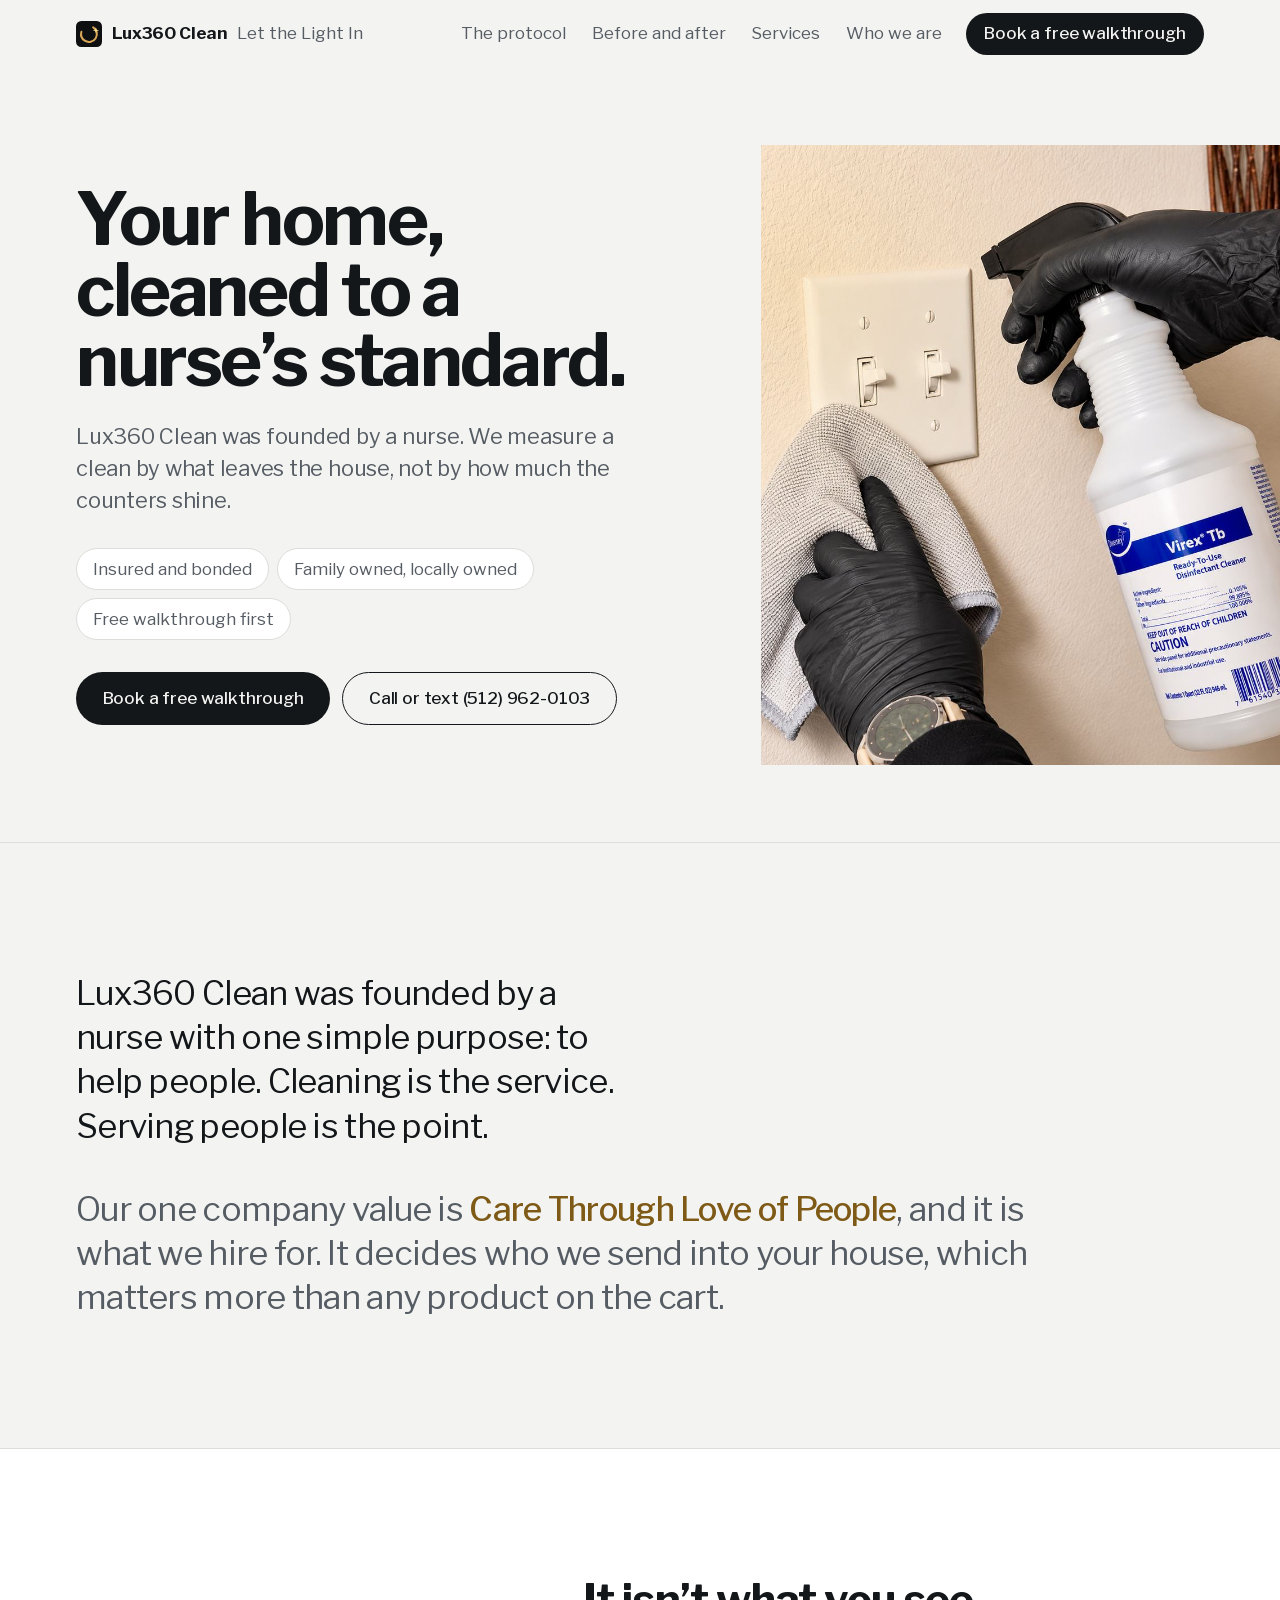
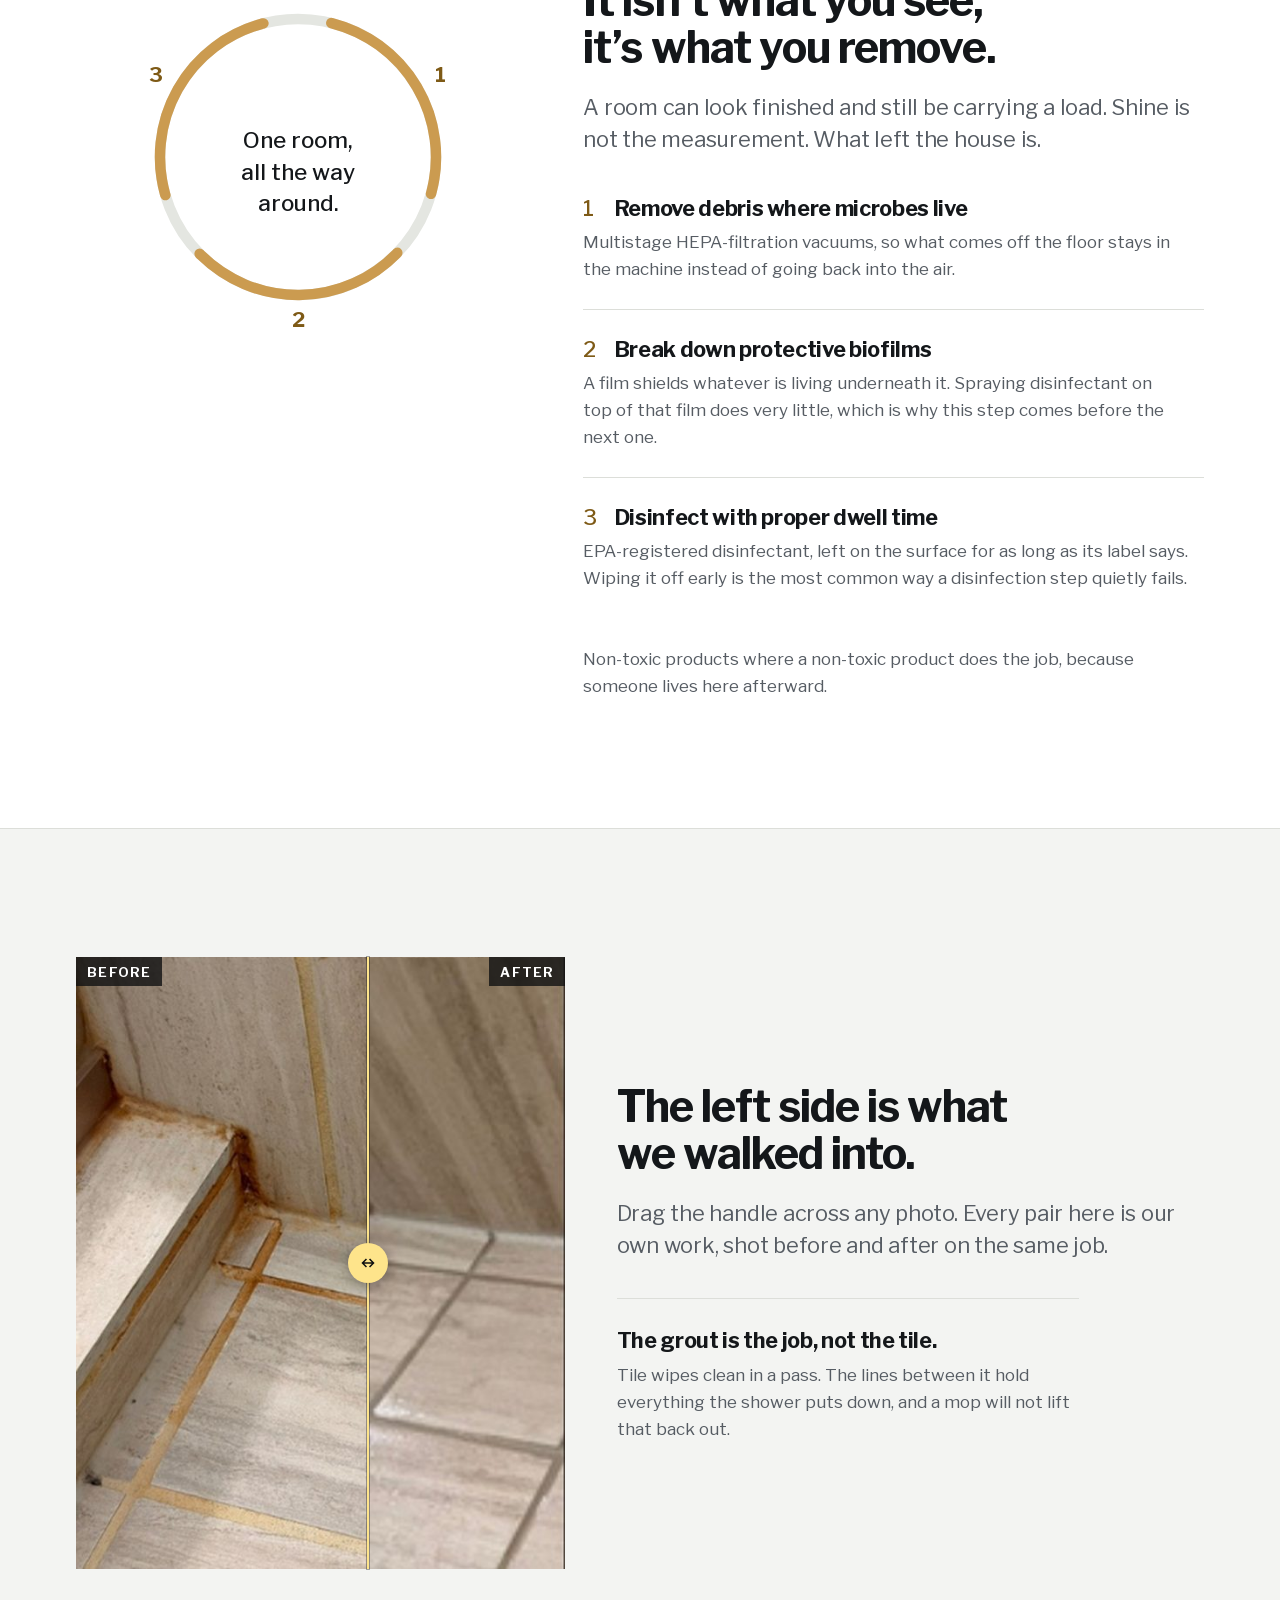
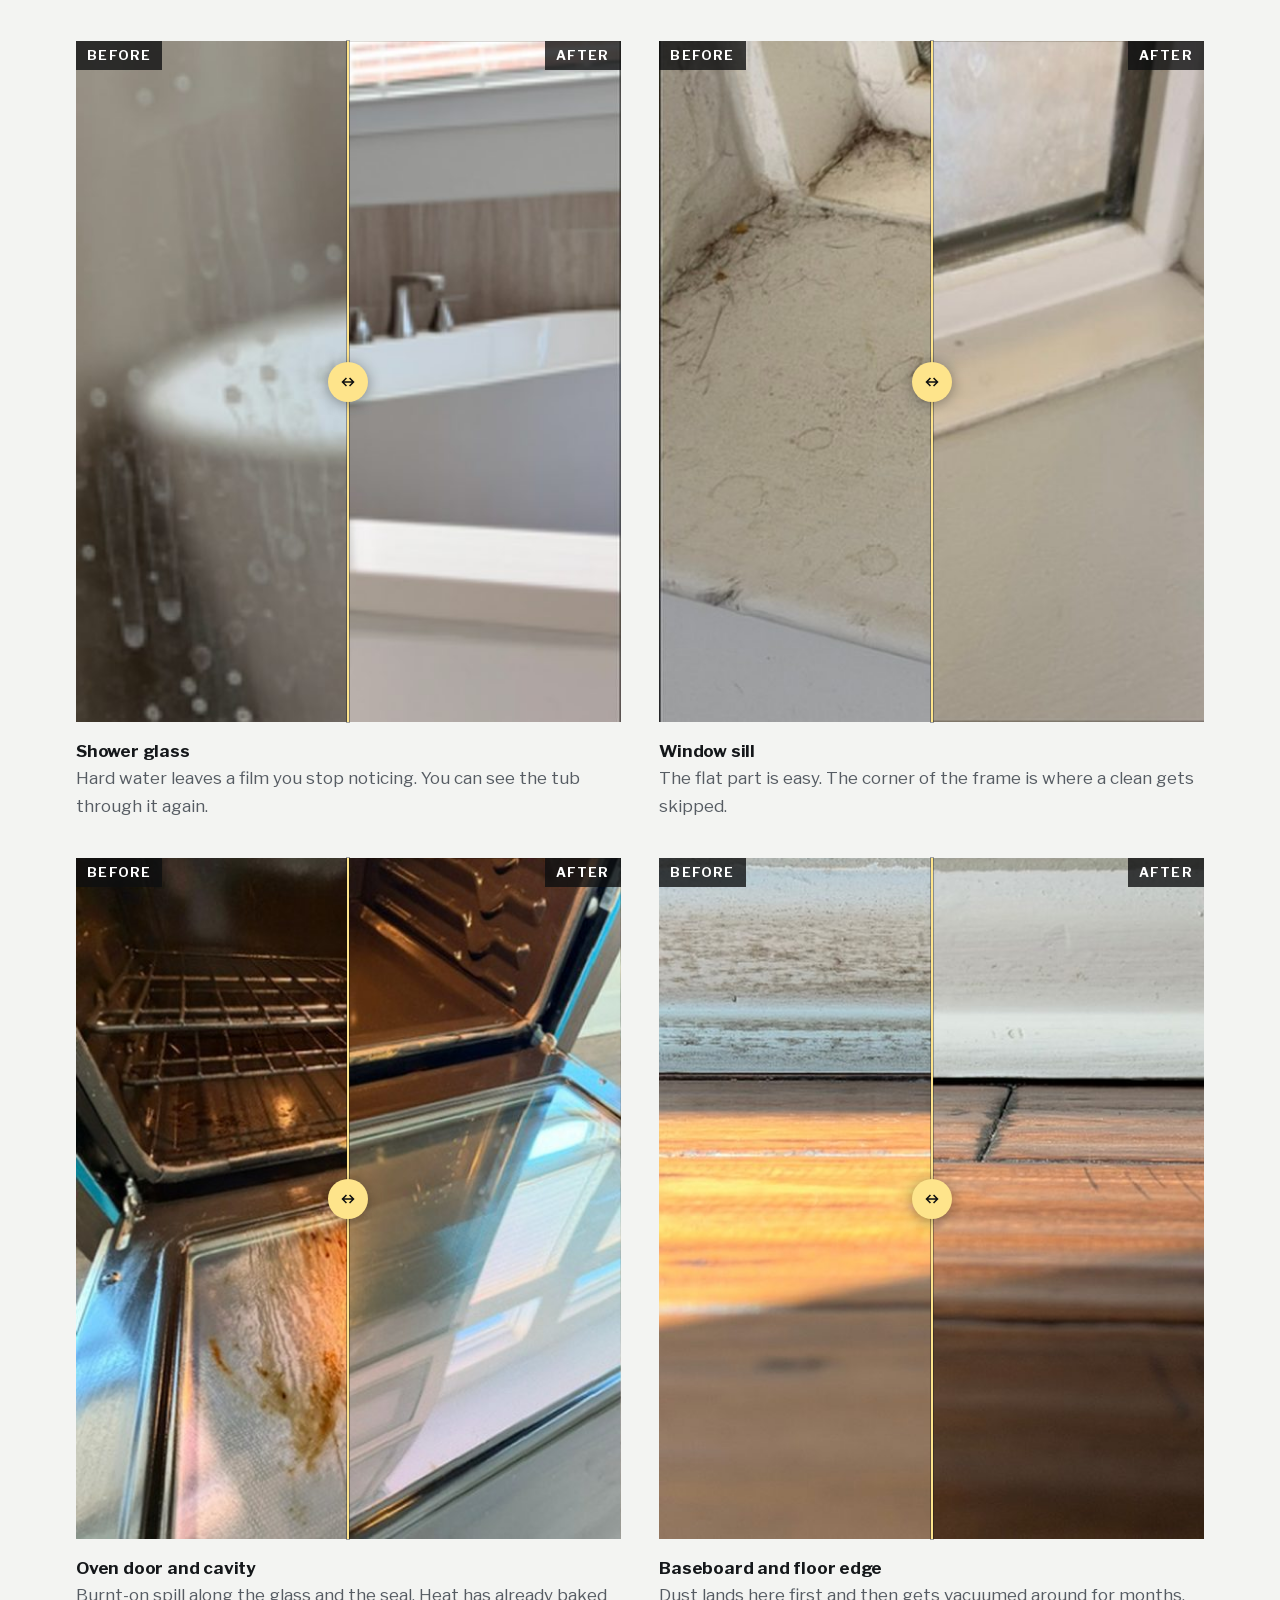
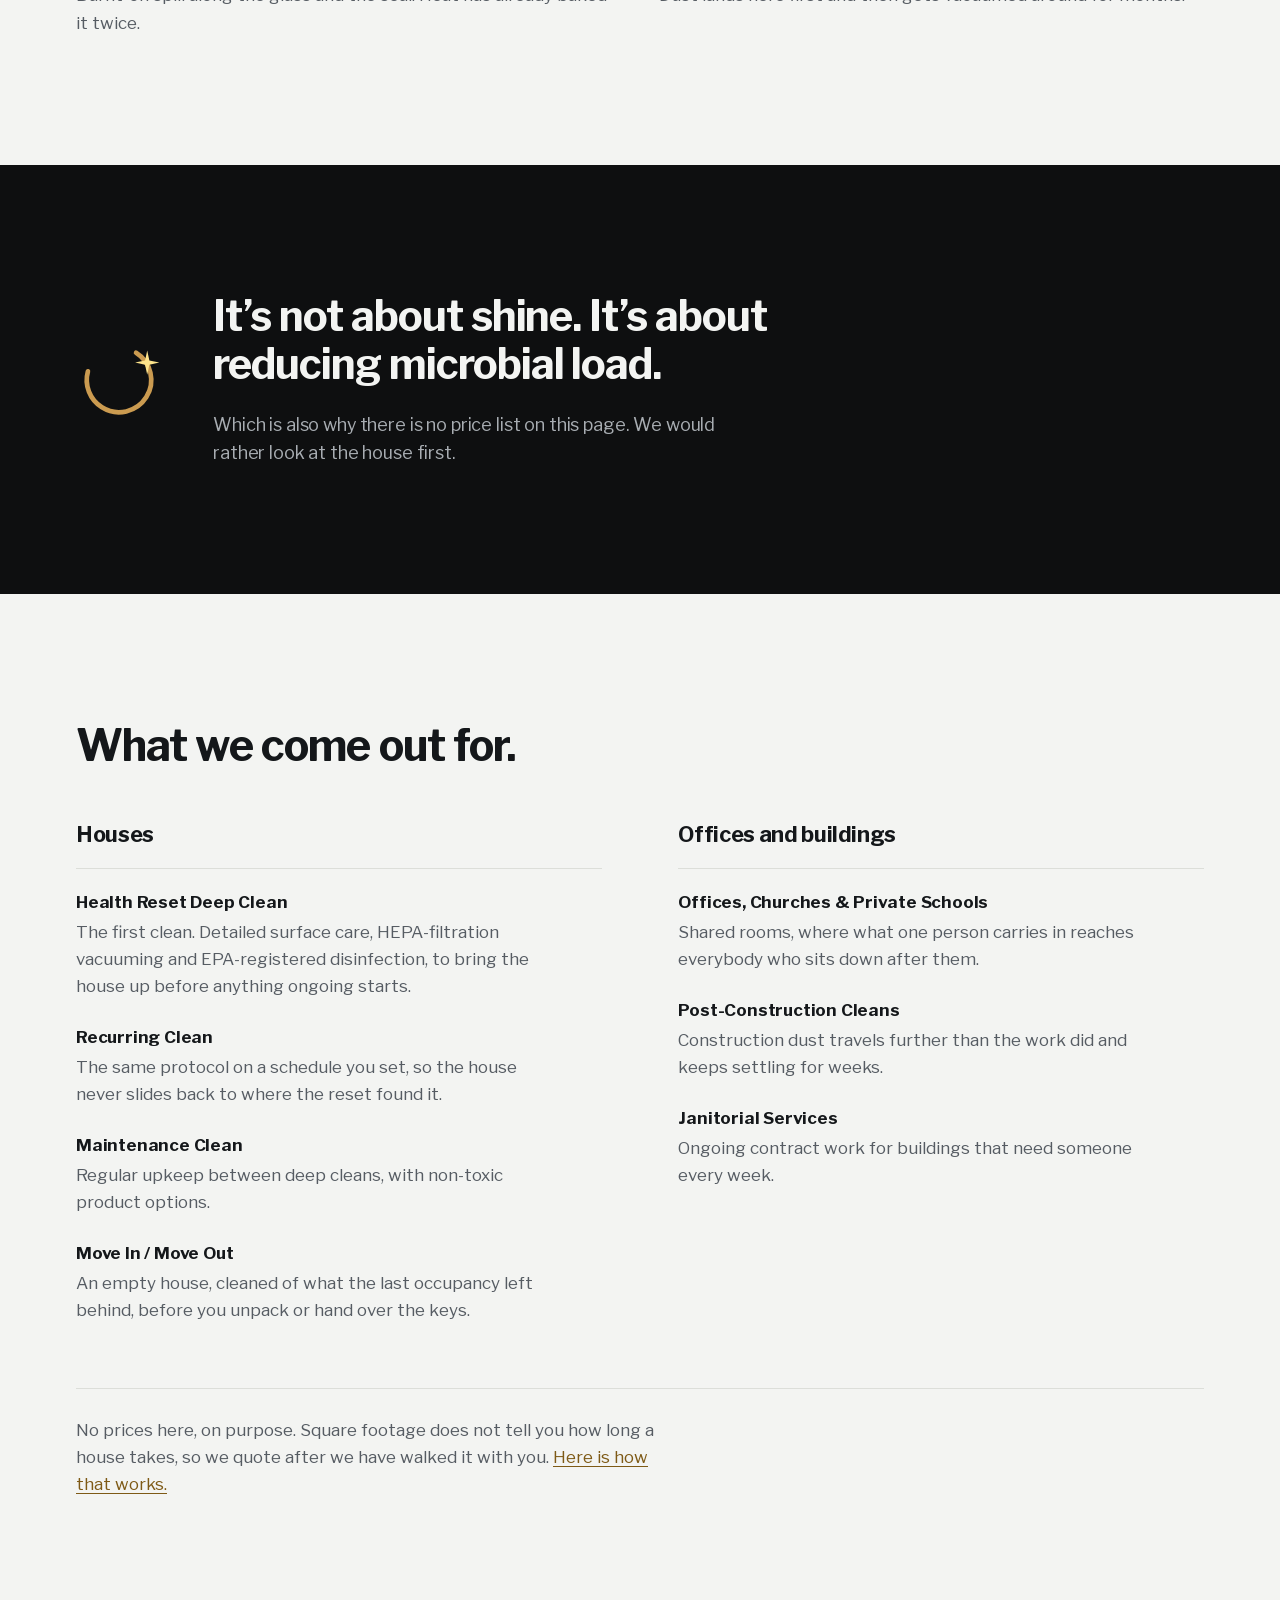
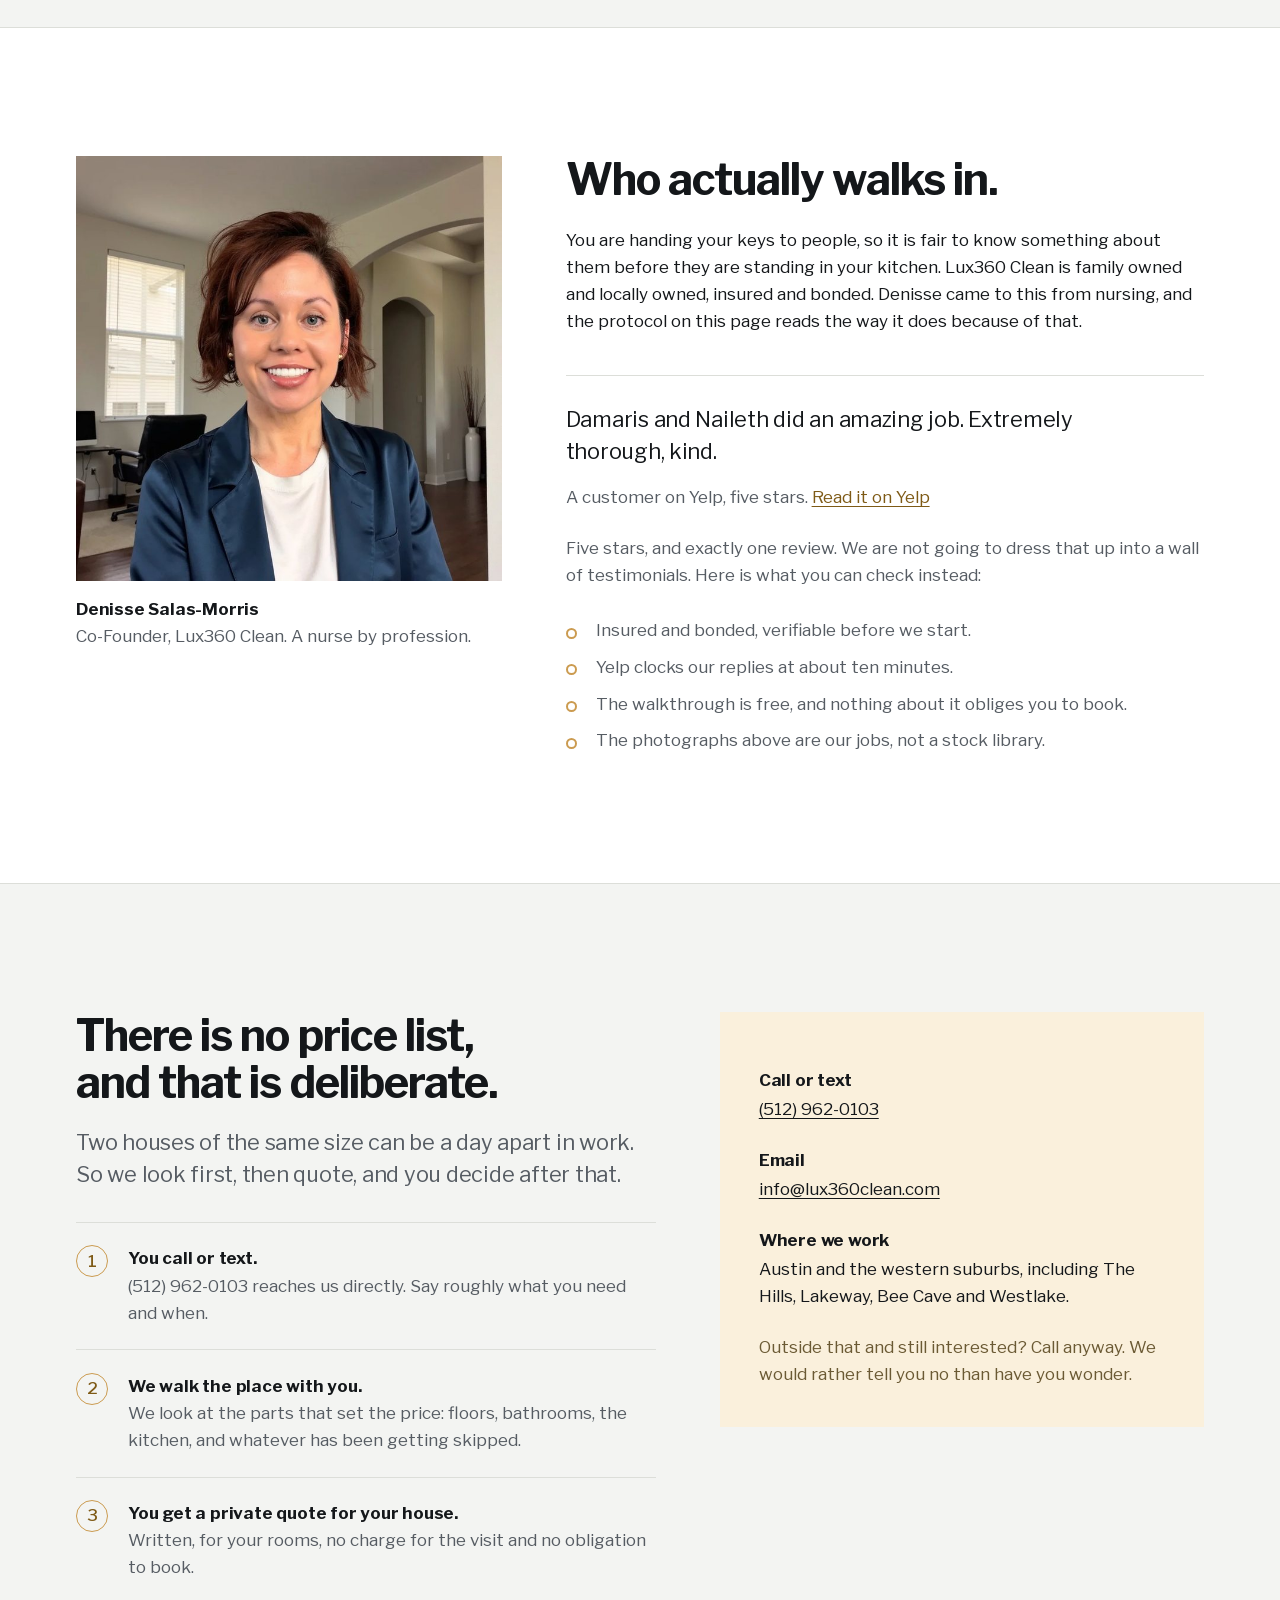
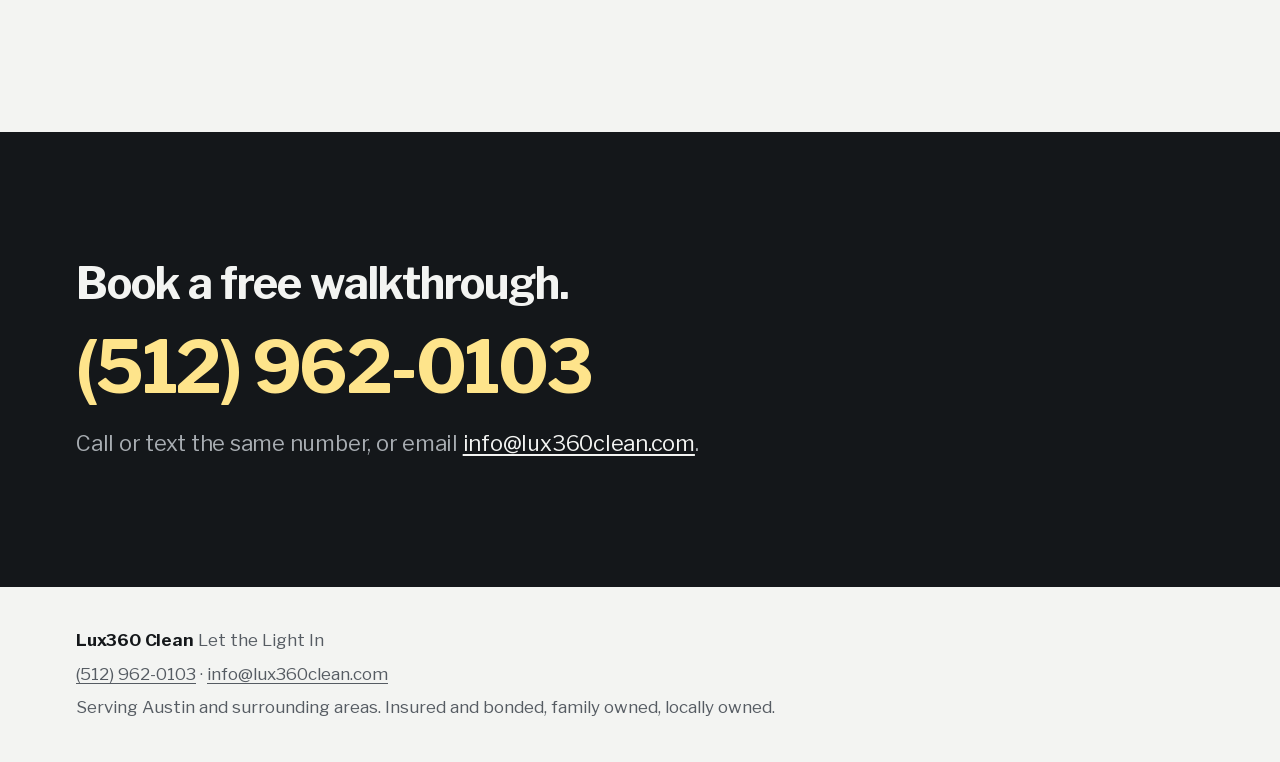
<file: index.html>
<!DOCTYPE html>
<html lang="en">
<head>
<meta charset="utf-8">
<meta name="viewport" content="width=device-width, initial-scale=1, viewport-fit=cover">
<title>Lux360 Clean - Health-focused cleaning in Austin, TX</title>
<meta name="description" content="Deep cleaning and recurring service for homes and offices around Austin. HEPA filtration, EPA-registered disinfectants, proper dwell time. Free walkthrough first.">
<link rel="canonical" href="https://lux360clean.com/">
<meta name="theme-color" content="#F3F4F2">

<link rel="icon" href="favicon.svg" type="image/svg+xml">
<link rel="icon" href="favicon.png" sizes="32x32" type="image/png">
<link rel="apple-touch-icon" href="apple-touch-icon.png">

<meta property="og:type" content="website">
<meta property="og:site_name" content="Lux360 Clean">
<meta property="og:title" content="Lux360 Clean - Health-focused cleaning in Austin, TX">
<meta property="og:description" content="Founded by a nurse. We measure a clean by what leaves the house, not by how much the counters shine. Free walkthrough, then a private quote.">
<meta property="og:url" content="https://lux360clean.com/">
<meta property="og:image" content="https://lux360clean.com/og.jpg">
<meta property="og:image:width" content="1200">
<meta property="og:image:height" content="630">
<meta property="og:image:alt" content="Lux360 Clean. Your home, cleaned to a nurse’s standard.">
<meta property="og:locale" content="en_US">
<meta name="twitter:card" content="summary_large_image">

<link rel="preload" href="fonts/libre-franklin-latin.woff2" as="font" type="font/woff2" crossorigin>
<link rel="stylesheet" href="fonts.css">

<script>document.documentElement.className += ' js';</script>

<style>
/* ---------------------------------------------------------------------------
   Lux360 Clean
   Ground / ink / one accent. The accent is gold, and it is used as light:
   a warm wash, a hairline, the protocol dial, the drag handle, one dark band.
   No gradients on gold, no metal, no sparkle as decoration.
   Radius rule: interactive controls are full-pill (they echo the logo's
   circle), every surface and photo plate is square.
--------------------------------------------------------------------------- */

:root{
  --ground:#F3F4F2;
  --paper:#FFFFFF;
  --ink:#14171A;
  --muted:#565C63;
  --line:#DCDED9;
  --gold:#CB9B50;        /* measured off their logo, decorative use only */
  --gold-lt:#FEE48B;     /* measured off their logo, dark backgrounds only */
  --gold-tx:#7E5A16;     /* accent text on light, 5.66:1 on --ground */
  --wash:#FAF0DC;
  --black:#0E0F10;

  --shell:1240px;
  --gut:clamp(1.25rem,5vw,3.5rem);
  --band:clamp(5rem,10vw,8rem);
  --head:68px;

  --e-out:cubic-bezier(.2,.7,.2,1);
}

*,*::before,*::after{box-sizing:border-box}

html{
  -webkit-text-size-adjust:100%;
  scroll-behavior:smooth;
  color-scheme:light;                       /* light-only page: keep native UI light */
  -webkit-tap-highlight-color:rgba(20,23,26,.12);
}
/* the sticky header is 68px, so anchors must not land underneath it */
[id]{scroll-margin-top:calc(var(--head) + 1.25rem)}

body{
  margin:0;
  background:var(--ground);
  color:var(--ink);
  font-family:'Libre Franklin',-apple-system,BlinkMacSystemFont,'Segoe UI',Helvetica,Arial,sans-serif;
  font-size:1.0625rem;
  line-height:1.6;
  font-synthesis-weight:none;
  -webkit-font-smoothing:antialiased;
}

img{max-width:100%;height:auto;display:block}

/* four type sizes, and no more ------------------------------------------- */
.t-display{
  font-size:clamp(2.5rem,6.4vw,4.5rem);
  font-weight:700;line-height:.98;letter-spacing:-.033em;margin:0;
  text-wrap:balance;
}
.t-head{
  font-size:clamp(1.75rem,3.4vw,2.75rem);
  font-weight:700;line-height:1.08;letter-spacing:-.022em;margin:0;
  max-width:19ch;text-wrap:balance;
}
.t-lead{
  font-size:clamp(1.1875rem,1.7vw,1.4375rem);
  font-weight:400;line-height:1.48;letter-spacing:-.011em;
  max-width:52ch;
}
p{margin:0 0 1.15em;max-width:68ch;text-wrap:pretty}
p:last-child{margin-bottom:0}

a{color:inherit}
a:focus-visible,button:focus-visible,[tabindex]:focus-visible{
  outline:3px solid var(--ink);outline-offset:3px;border-radius:2px;
}
.on-dark a:focus-visible,.on-dark button:focus-visible,.on-dark [tabindex]:focus-visible{
  outline-color:var(--gold-lt);
}

.shell{
  max-width:var(--shell);margin-inline:auto;
  padding-left:max(var(--gut),env(safe-area-inset-left));
  padding-right:max(var(--gut),env(safe-area-inset-right));
}
.band{padding-block:var(--band)}
.rule{border:0;border-top:1px solid var(--line);margin:0}

.skip{
  position:absolute;left:-9999px;top:0;z-index:100;
  background:var(--ink);color:var(--ground);padding:.85rem 1.25rem;
}
.skip:focus{left:0}

/* buttons ----------------------------------------------------------------- */
.btn{
  display:inline-flex;align-items:center;justify-content:center;gap:.5rem;
  min-height:52px;padding:.75rem 1.6rem;border-radius:999px;
  font:inherit;font-weight:500;letter-spacing:-.01em;text-decoration:none;
  border:1px solid transparent;cursor:pointer;touch-action:manipulation;
  transition:background-color .18s var(--e-out),color .18s var(--e-out),
             border-color .18s var(--e-out),transform .12s var(--e-out);
}
.btn:active{transform:scale(.982)}
.btn--fill{background:var(--ink);color:var(--ground)}
.btn--fill:hover{background:#2A2F35}
.btn--line{border-color:var(--ink);color:var(--ink);background:transparent}
.btn--line:hover{background:rgba(20,23,26,.06)}
.on-dark .btn--fill{background:var(--gold-lt);color:var(--black)}
.on-dark .btn--fill:hover{background:#FFEFAE}
.on-dark .btn--line{border-color:rgba(255,255,255,.45);color:var(--ground)}
.on-dark .btn--line:hover{background:rgba(255,255,255,.1)}

/* header ------------------------------------------------------------------ */
.head{
  position:sticky;top:0;z-index:50;height:var(--head);
  display:flex;align-items:center;
  background:transparent;
  transition:background-color .25s var(--e-out),box-shadow .25s var(--e-out);
}
.head--stuck{
  background:rgba(243,244,242,.86);
  backdrop-filter:blur(14px) saturate(160%);
  -webkit-backdrop-filter:blur(14px) saturate(160%);
  box-shadow:0 1px 0 var(--line);
}
@media (prefers-reduced-transparency:reduce){
  .head--stuck{background:var(--ground);backdrop-filter:none;-webkit-backdrop-filter:none}
}
.head__in{display:flex;align-items:center;gap:1.5rem;width:100%}
.mark{display:flex;align-items:center;gap:.6rem;text-decoration:none;margin-right:auto;flex-shrink:0}
.mark svg{width:26px;height:26px;flex-shrink:0}
.mark b{font-weight:700;letter-spacing:-.02em}
.mark span{font-weight:400;color:var(--muted)}
.nav{display:flex;align-items:center;gap:clamp(1.1rem,2vw,1.75rem)}
.nav a{text-decoration:none;color:var(--muted);white-space:nowrap;touch-action:manipulation;
       transition:color .18s var(--e-out)}
.nav a:hover{color:var(--ink)}
.head .btn{min-height:40px;padding:.4rem 1.1rem;white-space:nowrap}
.head__tel{display:none}
/* below the nav breakpoint the header's job is one tap to the phone */
@media (max-width:1060px){
  .nav{display:none}
  .head__book{display:none}
  .head__tel{display:inline-flex}
}
/* the tagline has to go before the mark and the phone button collide */
@media (max-width:560px){.mark span{display:none}}
@media (max-width:340px){.head__tel{display:none}}

/* hero -------------------------------------------------------------------- */
.hero{position:relative;margin-top:calc(var(--head) * -1);padding-top:var(--head)}
.hero__in{
  display:grid;grid-template-columns:minmax(0,6.6fr) minmax(0,5.4fr);
  gap:clamp(2rem,4vw,4.5rem);align-items:center;
  padding-block:clamp(3rem,6vw,5rem);
  /* the copy column lines up with .shell, the photo runs off the right edge */
  padding-left:max(var(--gut),env(safe-area-inset-left),
                   calc((100vw - var(--shell)) / 2 + var(--gut)));
}
.hero__copy{max-width:36rem}
.hero__copy .t-lead{margin:1.5rem 0 0;max-width:46ch;color:var(--muted)}
.pills{display:flex;flex-wrap:wrap;gap:.5rem;margin:2rem 0 0;padding:0;list-style:none}
.pills li{
  border:1px solid var(--line);border-radius:999px;
  padding:.4rem 1rem;background:var(--paper);color:var(--muted);
}
.hero__cta{display:flex;flex-wrap:wrap;gap:.75rem;margin-top:2rem}

.hero__plate{position:relative;align-self:stretch;min-height:min(74vh,620px)}
.hero__plate img{
  width:100%;height:100%;object-fit:cover;object-position:52% 40%;
  position:absolute;inset:0;
}
/* gold as light: one warm bloom where the photo meets the page */
.hero__plate::after{
  content:"";position:absolute;inset:0;pointer-events:none;
  background:radial-gradient(120% 90% at 6% 22%,rgba(251,226,160,.42),rgba(251,226,160,0) 62%);
  mix-blend-mode:multiply;
}
@media (max-width:860px){
  .hero__in{grid-template-columns:1fr;padding:2.5rem var(--gut) 0;gap:2.25rem}
  .hero__copy{max-width:none}
  .hero__plate{min-height:0;aspect-ratio:4/3;margin-inline:calc(var(--gut) * -1)}
}

/* statement --------------------------------------------------------------- */
.statement p{
  font-size:clamp(1.375rem,2.9vw,2.1rem);
  font-weight:400;line-height:1.32;letter-spacing:-.021em;max-width:24ch;
}
.statement .t-lead{margin-top:2rem;color:var(--muted);max-width:44ch}
.statement em{font-style:normal;color:var(--gold-tx);font-weight:500}

/* protocol ---------------------------------------------------------------- */
.protocol{background:var(--paper);border-block:1px solid var(--line)}
.protocol__in{
  display:grid;grid-template-columns:minmax(0,5fr) minmax(0,7fr);
  gap:clamp(2.5rem,5vw,5rem);align-items:start;
}
.dial{position:relative;width:min(100%,360px);margin-inline:auto}
.dial svg{width:100%;height:auto;overflow:visible}
/* the dash pattern lives on the element (pathLength 300, 76 drawn per third).
   CSS only ever touches the offset, or it would clobber that pattern. */
.dial__arc{
  stroke-dashoffset:var(--len);
  transition:stroke-dashoffset 1.1s var(--e-out);
}
.js .dial__arc{stroke-dashoffset:var(--len)}
.dial.is-in .dial__arc{stroke-dashoffset:0}
.dial.is-in g:nth-of-type(2) .dial__arc{transition-delay:.18s}
.dial.is-in g:nth-of-type(3) .dial__arc{transition-delay:.36s}
html:not(.js) .dial__arc{stroke-dashoffset:0}
.dial__num{fill:var(--gold-tx);font-size:14px;font-weight:700;text-anchor:middle}
.dial__core{fill:var(--ink);font-size:15px;font-weight:500;text-anchor:middle}

.steps{list-style:none;margin:0;padding:0;counter-reset:s}
.steps li{padding:1.6rem 0;border-top:1px solid var(--line)}
.steps li:first-child{border-top:0;padding-top:0}
.steps h3{
  margin:0 0 .4rem;font-size:clamp(1.1875rem,1.7vw,1.4375rem);
  font-weight:700;letter-spacing:-.016em;line-height:1.28;
}
.steps h3::before{
  counter-increment:s;content:counter(s);
  display:inline-block;min-width:1.9rem;color:var(--gold-tx);font-weight:500;
}
.steps p{color:var(--muted);max-width:56ch;margin:0}
@media (max-width:860px){
  .protocol__in{grid-template-columns:1fr;gap:2.5rem}
  .dial{max-width:280px}
}

/* reveals ----------------------------------------------------------------- */
.rv{margin:0}
/* No overflow clipping here. The after layer is clipped by clip-path anyway,
   and letting the knob hang past the edge is what makes the rubber-band
   resistance at the ends visible instead of theoretical. */
.rv__stage{
  position:relative;background:var(--black);
  touch-action:pan-y;cursor:ew-resize;user-select:none;-webkit-user-select:none;
}
.rv__stage img{
  width:100%;display:block;pointer-events:none;-webkit-user-drag:none;
}
.rv__after{
  position:absolute;inset:0;height:100%;object-fit:cover;
  clip-path:inset(0 0 0 var(--pos,50%));
}
.rv__grip{
  position:absolute;top:0;bottom:0;z-index:2;left:var(--pos,50%);width:44px;
  transform:translateX(-50%);
  display:flex;align-items:center;justify-content:center;
  background:none;border:0;padding:0;cursor:ew-resize;
  touch-action:none;
}
.rv__grip::before{
  content:"";position:absolute;top:0;bottom:0;left:50%;width:2px;
  transform:translateX(-50%);background:var(--gold-lt);
  box-shadow:0 0 0 1px rgba(14,15,16,.35);
}
.rv__knob{
  position:relative;width:40px;height:40px;border-radius:999px;
  background:var(--gold-lt);box-shadow:0 2px 14px rgba(14,15,16,.4);
  display:flex;align-items:center;justify-content:center;
  transition:transform .16s var(--e-out);
}
.rv__grip:hover .rv__knob,.rv__grip:focus-visible .rv__knob{transform:scale(1.08)}
.rv[data-dragging] .rv__knob{transform:scale(1.12)}
.rv__knob svg{width:20px;height:20px;fill:var(--black)}
.rv__grip:focus-visible{outline:3px solid var(--gold-lt);outline-offset:-3px}

.rv__tag{
  position:absolute;top:0;z-index:1;padding:.32rem .7rem;
  background:rgba(14,15,16,.78);color:#fff;
  font-size:.8125rem;font-weight:700;letter-spacing:.09em;text-transform:uppercase;
  line-height:1.4;pointer-events:none;
}
.rv__tag--b{left:0;opacity:calc((var(--posn,.5) - .14) * 7)}
.rv__tag--a{right:0;opacity:calc((.86 - var(--posn,.5)) * 7)}

.rv-hint--still{display:none}

/* The knob overhangs the frame by 22px. Below roughly 450px the page gutter is
   only 20px, so that overhang would push the document 2px wider than the
   viewport. Narrow screens are touch, where the resistance is felt in the
   finger rather than seen, so there the frame clips again. */
@media (max-width:460px){.rv__stage{overflow:hidden}}

.rv figcaption{margin-top:1rem}
.rv figcaption b{display:block;font-weight:700;letter-spacing:-.012em}
.rv figcaption span{display:block;color:var(--muted)}

.rv--lead{
  display:grid;grid-template-columns:minmax(0,5fr) minmax(0,6fr);
  gap:clamp(1.75rem,4vw,4rem);align-items:center;
  margin-bottom:clamp(3rem,6vw,4.5rem);
}
.rv--lead__copy .t-lead{margin:1.25rem 0 0;color:var(--muted);max-width:40ch}
.rv--lead__cap{margin-top:2.25rem;padding-top:1.75rem;border-top:1px solid var(--line);
               max-width:42ch}
.rv--lead__cap b{display:block;font-weight:700;letter-spacing:-.016em;
                 font-size:clamp(1.1875rem,1.7vw,1.4375rem);line-height:1.26;margin-bottom:.5rem}
.rv--lead__cap span{color:var(--muted)}
.rv-grid{
  display:grid;grid-template-columns:repeat(2,minmax(0,1fr));
  gap:clamp(1.5rem,3vw,2.5rem) clamp(1.5rem,3vw,3rem);
}
@media (max-width:520px){.rv-grid{grid-template-columns:1fr}}
@media (max-width:820px){
  .rv--lead{grid-template-columns:1fr;gap:1.75rem}
  .rv--lead__copy{order:-1}
  .rv--lead__cap{margin-top:1.75rem}
}

/* the one dark band ------------------------------------------------------- */
.creed{background:var(--black);color:var(--ground)}
.creed__in{display:grid;grid-template-columns:auto minmax(0,1fr);
           gap:clamp(1.75rem,4vw,3.5rem);align-items:center}
.creed svg{width:clamp(56px,7vw,86px);height:auto;flex-shrink:0}
.creed p{
  font-size:clamp(1.5rem,3.4vw,2.6rem);font-weight:700;
  line-height:1.15;letter-spacing:-.025em;max-width:20ch;margin:0;
}
.creed p.t-lead{
  margin-top:1.4rem;color:#A8ADB2;max-width:44ch;font-weight:400;
  font-size:clamp(1.0625rem,1.4vw,1.25rem);line-height:1.55;letter-spacing:-.008em;
}
@media (max-width:640px){.creed__in{grid-template-columns:1fr}}

/* services ---------------------------------------------------------------- */
.svc__in{display:grid;grid-template-columns:minmax(0,1fr) minmax(0,1fr);
         gap:clamp(2rem,5vw,4.5rem) clamp(2.5rem,6vw,5rem);align-items:start}
.svc__group h3{
  margin:0 0 1.25rem;padding-bottom:1rem;border-bottom:1px solid var(--line);
  font-size:clamp(1.1875rem,1.7vw,1.4375rem);font-weight:700;letter-spacing:-.016em;
}
.svc__group dl{margin:0}
.svc__group dt{font-weight:700;letter-spacing:-.012em;margin-top:1.5rem}
.svc__group dt:first-child{margin-top:0}
.svc__group dd{margin:.15rem 0 0;color:var(--muted);max-width:44ch}
.svc__note{grid-column:1/-1;border-top:1px solid var(--line);padding-top:1.75rem;
           color:var(--muted);max-width:none}
.svc__note span{display:block;max-width:56ch}
.svc__note a{color:var(--gold-tx);text-underline-offset:3px}
@media (max-width:760px){.svc__in{grid-template-columns:1fr}}

/* who shows up ------------------------------------------------------------ */
.who{background:var(--paper);border-block:1px solid var(--line)}
.who__in{display:grid;grid-template-columns:minmax(0,4fr) minmax(0,6fr);
         gap:clamp(2rem,5vw,4.5rem);align-items:start}
.who__photo figcaption{margin-top:.9rem;color:var(--muted)}
.who__photo b{display:block;color:var(--ink);font-weight:700;letter-spacing:-.012em}
.who__body .t-head{margin-bottom:1.5rem}

.quote{margin:2.5rem 0 0;padding:1.75rem 0 0;border-top:1px solid var(--line)}
.quote blockquote{
  margin:0;font-size:clamp(1.1875rem,1.7vw,1.4375rem);line-height:1.45;
  letter-spacing:-.012em;max-width:38ch;
}
.quote figcaption{margin-top:1rem;color:var(--muted)}
.quote figcaption a{color:var(--gold-tx);text-underline-offset:3px}
.checks{list-style:none;margin:1.75rem 0 0;padding:0;
        display:grid;gap:.6rem}
.checks li{padding-left:1.9rem;position:relative;color:var(--muted)}
.checks li::before{
  content:"";position:absolute;left:0;top:.62em;width:11px;height:11px;
  border-radius:999px;border:2px solid var(--gold);
}
@media (max-width:760px){
  .who__in{grid-template-columns:1fr}
  .who__photo img{max-width:min(320px,100%)}
}

/* walkthrough ------------------------------------------------------------- */
.walk__in{display:grid;grid-template-columns:minmax(0,6fr) minmax(0,5fr);
          gap:clamp(2rem,5vw,4.5rem);align-items:start}
.walk ol{list-style:none;margin:2rem 0 0;padding:0;counter-reset:w}
.walk ol li{position:relative;padding:1.4rem 0 1.4rem 3.25rem;border-top:1px solid var(--line)}
.walk ol li::before{
  counter-increment:w;content:counter(w);
  position:absolute;left:0;top:1.4rem;
  width:2rem;height:2rem;border-radius:999px;border:1px solid var(--gold);
  color:var(--gold-tx);display:flex;align-items:center;justify-content:center;
  font-weight:500;
}
.walk ol b{display:block;font-weight:700;letter-spacing:-.012em}
.walk ol span{color:var(--muted)}
.facts{background:var(--wash);padding:clamp(1.75rem,3vw,2.5rem)}
.facts dt{font-weight:700;letter-spacing:-.012em;margin-top:1.5rem}
.facts dt:first-of-type{margin-top:0}
.facts dd{margin:.1rem 0 0}
.facts dd a{color:var(--ink);text-underline-offset:3px}
.facts p{margin-top:1.5rem;color:#6B5A34;max-width:40ch}
@media (max-width:860px){.walk__in{grid-template-columns:1fr}}

/* closing call ------------------------------------------------------------ */
.call{background:var(--ink);color:var(--ground);text-align:left}
.call .t-head{max-width:16ch}
.tel{
  display:inline-block;margin:1.5rem 0 0;text-decoration:none;color:var(--gold-lt);
  touch-action:manipulation;
  font-size:clamp(2.25rem,7.2vw,4.5rem);font-weight:700;
  line-height:1;letter-spacing:-.035em;
  transition:color .18s var(--e-out);
}
.tel:hover{color:#FFF1B8}
.call .t-lead{margin-top:1.5rem;color:#A8ADB2}
.call .t-lead a{color:var(--ground);text-underline-offset:3px}

/* footer ------------------------------------------------------------------ */
.foot{padding-block:2.5rem;color:var(--muted)}
.foot__in{display:grid;gap:.4rem}
.foot b{color:var(--ink);font-weight:700;letter-spacing:-.012em}
.foot a{text-underline-offset:3px}

/* reveal on scroll -------------------------------------------------------- */
.js .r{opacity:0;transform:translateY(8px)}
.js .r.is-in{
  opacity:1;transform:none;
  transition:opacity .5s var(--e-out),transform .5s var(--e-out);
}

@media (prefers-reduced-motion:reduce){
  *,*::before,*::after{
    animation-duration:.01ms !important;animation-iteration-count:1 !important;
    transition-duration:.01ms !important;scroll-behavior:auto !important;
  }
  .js .r{opacity:1;transform:none}

  /* the comparison falls back to the client's original side-by-side pair */
  .rv__stage{display:grid;grid-template-columns:repeat(auto-fit,minmax(150px,1fr));
             gap:2px;cursor:default}
  .rv__after{position:static;clip-path:none;height:auto}
  .rv__grip{display:none}
  /* there is no handle to drag in this mode, so do not ask for one */
  .rv-hint{display:none}
  .rv-hint--still{display:inline}
}
</style>
</head>

<body>
<a class="skip" href="#main">Skip to content</a>

<header class="head" id="head">
  <div class="head__in shell">
    <a class="mark" href="#top" aria-label="Lux360 Clean, home">
      <svg viewBox="0 0 64 64" aria-hidden="true" focusable="false">
        <rect width="64" height="64" rx="13" fill="#0E0F10"/>
        <circle cx="32" cy="32" r="19.5" fill="none" stroke="#D8A757" stroke-width="5"
                stroke-linecap="round" stroke-dasharray="86 36" transform="rotate(-58 32 32)"/>
        <path d="M49 15 L50.6 21.4 L57 23 L50.6 24.6 L49 31 L47.4 24.6 L41 23 L47.4 21.4 Z" fill="#FEE48B"/>
      </svg>
      <b translate="no">Lux360 Clean</b> <span>Let the Light In</span>
    </a>
    <nav class="nav" aria-label="Sections">
      <a href="#protocol">The protocol</a>
      <a href="#before-after">Before and after</a>
      <a href="#services">Services</a>
      <a href="#who">Who we are</a>
    </nav>
    <a class="btn btn--fill head__book" href="#walkthrough">Book a free walkthrough</a>
    <a class="btn btn--line head__tel" href="tel:+15129620103">(512)&nbsp;962-0103</a>
  </div>
</header>

<main id="main">

<!-- HERO ------------------------------------------------------------------>
<section class="hero" id="top">
  <div class="hero__in">
    <div class="hero__copy">
      <h1 class="t-display">Your home, cleaned to a nurse’s standard.</h1>
      <p class="t-lead">Lux360 Clean was founded by a nurse. We measure a clean by what leaves
        the house, not by how much the counters shine.</p>
      <ul class="pills">
        <li>Insured and bonded</li>
        <li>Family owned, locally owned</li>
        <li>Free walkthrough first</li>
      </ul>
      <div class="hero__cta">
        <a class="btn btn--fill" href="#walkthrough">Book a free walkthrough</a>
        <a class="btn btn--line" href="tel:+15129620103">Call or text (512) 962-0103</a>
      </div>
    </div>
    <div class="hero__plate">
      <img src="img/disinfecting-light-switch.jpg" width="1000" height="1101" fetchpriority="high"
           alt="A Lux360 Clean cleaner in black nitrile gloves wiping a light switch with a microfiber
                cloth, holding a bottle of Virex Tb disinfectant.">
    </div>
  </div>
</section>

<hr class="rule">

<!-- STATEMENT ------------------------------------------------------------->
<section class="band statement">
  <div class="shell">
    <p class="r">Lux360 Clean was founded by a nurse with one simple purpose: to help people.
      Cleaning is the service. Serving people is the point.</p>
    <p class="t-lead r">Our one company value is <em>Care Through Love of People</em>, and it is
      what we hire for. It decides who we send into your house, which matters more than any
      product on the cart.</p>
  </div>
</section>

<!-- PROTOCOL -------------------------------------------------------------->
<section class="band protocol" id="protocol">
  <div class="shell protocol__in">

    <div class="dial r" id="dial">
      <svg viewBox="0 0 240 240" role="img"
           aria-label="The Lux360 Clean protocol drawn as one circle: remove, then break down, then disinfect.">
        <circle cx="120" cy="120" r="92" fill="none" stroke="#E4E6E1" stroke-width="7"/>
        <!-- one circle, three thirds. pathLength 300 makes each third exactly 100 units. -->
        <g transform="rotate(-75.6 120 120)">
          <circle class="dial__arc" style="--len:76" cx="120" cy="120" r="92" pathLength="300"
                  fill="none" stroke="#CB9B50" stroke-width="7" stroke-linecap="round"
                  stroke-dasharray="76 224"/>
        </g>
        <g transform="rotate(44.4 120 120)">
          <circle class="dial__arc" style="--len:76" cx="120" cy="120" r="92" pathLength="300"
                  fill="none" stroke="#CB9B50" stroke-width="7" stroke-linecap="round"
                  stroke-dasharray="76 224"/>
        </g>
        <g transform="rotate(164.4 120 120)">
          <circle class="dial__arc" style="--len:76" cx="120" cy="120" r="92" pathLength="300"
                  fill="none" stroke="#CB9B50" stroke-width="7" stroke-linecap="round"
                  stroke-dasharray="76 224"/>
        </g>
        <text class="dial__num" x="215" y="70">1</text>
        <text class="dial__num" x="120" y="233">2</text>
        <text class="dial__num" x="25" y="70">3</text>
        <text class="dial__core" x="120" y="114">One room,</text>
        <text class="dial__core" x="120" y="135">all the way</text>
        <text class="dial__core" x="120" y="156">around.</text>
      </svg>
    </div>

    <div>
      <h2 class="t-head r">It isn’t what you see, it’s what you remove.</h2>
      <p class="t-lead r" style="margin:1.25rem 0 0;color:var(--muted)">A room can look finished and
        still be carrying a load. Shine is not the measurement. What left the house is.</p>

      <ol class="steps r" style="margin-top:2.5rem">
        <li>
          <h3>Remove debris where microbes live</h3>
          <p>Multistage HEPA-filtration vacuums, so what comes off the floor stays in the machine
            instead of going back into the air.</p>
        </li>
        <li>
          <h3>Break down protective biofilms</h3>
          <p>A film shields whatever is living underneath it. Spraying disinfectant on top of that
            film does very little, which is why this step comes before the next one.</p>
        </li>
        <li>
          <h3>Disinfect with proper dwell time</h3>
          <p>EPA-registered disinfectant, left on the surface for as long as its label says. Wiping
            it off early is the most common way a disinfection step quietly fails.</p>
        </li>
      </ol>
      <p class="r" style="margin-top:1.75rem;color:var(--muted)">Non-toxic products where a
        non-toxic product does the job, because someone lives here afterward.</p>
    </div>
  </div>
</section>

<!-- BEFORE AND AFTER ------------------------------------------------------>
<section class="band" id="before-after">
  <div class="shell">
    <div class="rv--lead">
    <figure class="rv r" data-rv style="margin:0">
      <div class="rv__stage">
        <img class="rv__before" src="img/before-grout.jpg" width="560" height="700" loading="lazy"
             alt="Before: a shower floor with yellowed, stained grout lines between the tiles.">
        <img class="rv__after" src="img/after-grout.jpg" width="560" height="700" loading="lazy"
             alt="After: the same shower floor with the grout lines scrubbed back to clean grey.">
        <span class="rv__tag rv__tag--b" aria-hidden="true">Before</span>
        <span class="rv__tag rv__tag--a" aria-hidden="true">After</span>
        <button class="rv__grip" type="button" role="slider" tabindex="0"
                aria-label="Shower floor, before and after"
                aria-valuemin="0" aria-valuemax="100" aria-valuenow="50"
                aria-valuetext="Half before, half after">
          <span class="rv__knob" aria-hidden="true">
            <svg viewBox="0 0 24 24" aria-hidden="true" focusable="false">
              <path d="M9.5 6.6 4.1 12l5.4 5.4 1.3-1.3L7.5 12.9h9l-3.3 3.2 1.3 1.3L19.9 12l-5.4-5.4-1.3 1.3 3.3 3.2h-9l3.3-3.2z"/>
            </svg>
          </span>
        </button>
      </div>
    </figure>

    <div class="rv--lead__copy">
      <h2 class="t-head r">The left side is what we walked into.</h2>
      <p class="t-lead r"><span class="rv-hint">Drag the handle across any photo.</span><span
        class="rv-hint rv-hint--still">Each pair is shown side by side.</span> Every pair here is
        our own work, shot before and after on the same job.</p>
      <div class="rv--lead__cap r">
        <b>The grout is the job, not the tile.</b>
        <span>Tile wipes clean in a pass. The lines between it hold everything the shower puts
          down, and a mop will not lift that back out.</span>
      </div>
    </div>
    </div>

    <div class="rv-grid">

      <figure class="rv r" data-rv>
        <div class="rv__stage">
          <img class="rv__before" src="img/before-glass.jpg" width="560" height="700" loading="lazy"
               alt="Before: a shower glass panel clouded with hard-water spots and soap film.">
          <img class="rv__after" src="img/after-glass.jpg" width="560" height="700" loading="lazy"
               alt="After: the same glass panel, clear enough to see the bathtub and window behind it.">
          <span class="rv__tag rv__tag--b" aria-hidden="true">Before</span>
        <span class="rv__tag rv__tag--a" aria-hidden="true">After</span>
        <button class="rv__grip" type="button" role="slider" tabindex="0"
                  aria-label="Shower glass, before and after"
                  aria-valuemin="0" aria-valuemax="100" aria-valuenow="50"
                  aria-valuetext="Half before, half after">
            <span class="rv__knob" aria-hidden="true">
              <svg viewBox="0 0 24 24" aria-hidden="true" focusable="false">
                <path d="M9.5 6.6 4.1 12l5.4 5.4 1.3-1.3L7.5 12.9h9l-3.3 3.2 1.3 1.3L19.9 12l-5.4-5.4-1.3 1.3 3.3 3.2h-9l3.3-3.2z"/>
              </svg>
            </span>
          </button>
        </div>
        <figcaption>
          <b>Shower glass</b>
          <span>Hard water leaves a film you stop noticing. You can see the tub through it again.</span>
        </figcaption>
      </figure>

      <figure class="rv r" data-rv>
        <div class="rv__stage">
          <img class="rv__before" src="img/before-sill.jpg" width="560" height="700" loading="lazy"
               alt="Before: a window sill with a layer of grime and dark buildup in the corner of the frame.">
          <img class="rv__after" src="img/after-sill.jpg" width="560" height="700" loading="lazy"
               alt="After: the same window sill wiped white, with the corner of the frame cleared out.">
          <span class="rv__tag rv__tag--b" aria-hidden="true">Before</span>
        <span class="rv__tag rv__tag--a" aria-hidden="true">After</span>
        <button class="rv__grip" type="button" role="slider" tabindex="0"
                  aria-label="Window sill, before and after"
                  aria-valuemin="0" aria-valuemax="100" aria-valuenow="50"
                  aria-valuetext="Half before, half after">
            <span class="rv__knob" aria-hidden="true">
              <svg viewBox="0 0 24 24" aria-hidden="true" focusable="false">
                <path d="M9.5 6.6 4.1 12l5.4 5.4 1.3-1.3L7.5 12.9h9l-3.3 3.2 1.3 1.3L19.9 12l-5.4-5.4-1.3 1.3 3.3 3.2h-9l3.3-3.2z"/>
              </svg>
            </span>
          </button>
        </div>
        <figcaption>
          <b>Window sill</b>
          <span>The flat part is easy. The corner of the frame is where a clean gets skipped.</span>
        </figcaption>
      </figure>

      <figure class="rv r" data-rv>
        <div class="rv__stage">
          <img class="rv__before" src="img/before-oven.jpg" width="560" height="700" loading="lazy"
               alt="Before: an open oven with burnt-on spills across the door glass and the cavity floor.">
          <img class="rv__after" src="img/after-oven.jpg" width="560" height="700" loading="lazy"
               alt="After: the same oven with the door glass clear and the cavity wiped down.">
          <span class="rv__tag rv__tag--b" aria-hidden="true">Before</span>
        <span class="rv__tag rv__tag--a" aria-hidden="true">After</span>
        <button class="rv__grip" type="button" role="slider" tabindex="0"
                  aria-label="Oven, before and after"
                  aria-valuemin="0" aria-valuemax="100" aria-valuenow="50"
                  aria-valuetext="Half before, half after">
            <span class="rv__knob" aria-hidden="true">
              <svg viewBox="0 0 24 24" aria-hidden="true" focusable="false">
                <path d="M9.5 6.6 4.1 12l5.4 5.4 1.3-1.3L7.5 12.9h9l-3.3 3.2 1.3 1.3L19.9 12l-5.4-5.4-1.3 1.3 3.3 3.2h-9l3.3-3.2z"/>
              </svg>
            </span>
          </button>
        </div>
        <figcaption>
          <b>Oven door and cavity</b>
          <span>Burnt-on spill along the glass and the seal. Heat has already baked it twice.</span>
        </figcaption>
      </figure>

      <figure class="rv r" data-rv>
        <div class="rv__stage">
          <img class="rv__before" src="img/before-baseboard.jpg" width="560" height="700" loading="lazy"
               alt="Before: a baseboard with a grey line of dust along its top edge above a wood floor.">
          <img class="rv__after" src="img/after-baseboard.jpg" width="560" height="700" loading="lazy"
               alt="After: the same baseboard wiped white, with the floor edge vacuumed clean.">
          <span class="rv__tag rv__tag--b" aria-hidden="true">Before</span>
        <span class="rv__tag rv__tag--a" aria-hidden="true">After</span>
        <button class="rv__grip" type="button" role="slider" tabindex="0"
                  aria-label="Baseboard, before and after"
                  aria-valuemin="0" aria-valuemax="100" aria-valuenow="50"
                  aria-valuetext="Half before, half after">
            <span class="rv__knob" aria-hidden="true">
              <svg viewBox="0 0 24 24" aria-hidden="true" focusable="false">
                <path d="M9.5 6.6 4.1 12l5.4 5.4 1.3-1.3L7.5 12.9h9l-3.3 3.2 1.3 1.3L19.9 12l-5.4-5.4-1.3 1.3 3.3 3.2h-9l3.3-3.2z"/>
              </svg>
            </span>
          </button>
        </div>
        <figcaption>
          <b>Baseboard and floor edge</b>
          <span>Dust lands here first and then gets vacuumed around for months.</span>
        </figcaption>
      </figure>

    </div>
  </div>
</section>

<!-- THE ONE DARK BAND ----------------------------------------------------->
<section class="band creed on-dark">
  <div class="shell creed__in">
    <svg viewBox="0 0 64 64" aria-hidden="true" focusable="false">
      <circle cx="32" cy="32" r="24" fill="none" stroke="#CB9B50" stroke-width="3.5"
              stroke-linecap="round" stroke-dasharray="106 45" transform="rotate(-58 32 32)"/>
      <path d="M53 10 L54.6 17.4 L62 19 L54.6 20.6 L53 28 L51.4 20.6 L44 19 L51.4 17.4 Z" fill="#FEE48B"/>
    </svg>
    <div>
      <p>It’s not about shine. It’s about reducing microbial load.</p>
      <p class="t-lead">Which is also why there is no price list on this page. We would rather look
        at the house first.</p>
    </div>
  </div>
</section>

<!-- SERVICES -------------------------------------------------------------->
<section class="band" id="services">
  <div class="shell">
    <h2 class="t-head r" style="margin-bottom:clamp(2rem,4vw,3rem)">What we come out for.</h2>
    <div class="svc__in r">

      <div class="svc__group">
        <h3>Houses</h3>
        <dl>
          <dt>Health Reset Deep Clean</dt>
          <dd>The first clean. Detailed surface care, HEPA-filtration vacuuming and EPA-registered
            disinfection, to bring the house up before anything ongoing starts.</dd>
          <dt>Recurring Clean</dt>
          <dd>The same protocol on a schedule you set, so the house never slides back to where the
            reset found it.</dd>
          <dt>Maintenance Clean</dt>
          <dd>Regular upkeep between deep cleans, with non-toxic product options.</dd>
          <dt>Move In / Move Out</dt>
          <dd>An empty house, cleaned of what the last occupancy left behind, before you unpack or
            hand over the keys.</dd>
        </dl>
      </div>

      <div class="svc__group">
        <h3>Offices and buildings</h3>
        <dl>
          <dt>Offices, Churches &amp; Private Schools</dt>
          <dd>Shared rooms, where what one person carries in reaches everybody who sits down after
            them.</dd>
          <dt>Post-Construction Cleans</dt>
          <dd>Construction dust travels further than the work did and keeps settling for weeks.</dd>
          <dt>Janitorial Services</dt>
          <dd>Ongoing contract work for buildings that need someone every week.</dd>
        </dl>
      </div>

      <p class="svc__note"><span>No prices here, on purpose. Square footage does not tell you how
        long a house takes, so we quote after we have walked it with you.
        <a href="#walkthrough">Here is how that works.</a></span></p>
    </div>
  </div>
</section>

<!-- WHO SHOWS UP ---------------------------------------------------------->
<section class="band who" id="who">
  <div class="shell who__in">

    <figure class="who__photo r" style="margin:0">
      <img src="img/denisse-salas-morris.jpg" width="720" height="720" loading="lazy"
           alt="Denisse Salas-Morris, co-founder of Lux360 Clean, standing in the living room of a house.">
      <figcaption>
        <b>Denisse Salas-Morris</b>
        Co-Founder, Lux360 Clean. A nurse by profession.
      </figcaption>
    </figure>

    <div class="who__body">
      <h2 class="t-head r">Who actually walks in.</h2>
      <p class="r">You are handing your keys to people, so it is fair to know something about them
        before they are standing in your kitchen. Lux360 Clean is family owned and locally owned,
        insured and bonded. Denisse came to this from nursing, and the protocol on this page reads
        the way it does because of that.</p>

      <figure class="quote r">
        <blockquote>Damaris and Naileth did an amazing job. Extremely thorough, kind.</blockquote>
        <figcaption>
          A customer on Yelp, five stars.
          <a href="https://www.yelp.com/search?find_desc=Lux360+Clean&amp;find_loc=Austin%2C+TX"
             rel="nofollow noopener" target="_blank">Read it on Yelp</a>
        </figcaption>
      </figure>

      <p class="r" style="margin-top:1.5rem;color:var(--muted)">Five stars, and exactly one review.
        We are not going to dress that up into a wall of testimonials. Here is what you can check
        instead:</p>

      <ul class="checks r">
        <li>Insured and bonded, verifiable before we start.</li>
        <li>Yelp clocks our replies at about ten minutes.</li>
        <li>The walkthrough is free, and nothing about it obliges you to book.</li>
        <li>The photographs above are our jobs, not a stock library.</li>
      </ul>
    </div>
  </div>
</section>

<!-- WALKTHROUGH ----------------------------------------------------------->
<section class="band walk" id="walkthrough">
  <div class="shell walk__in">
    <div>
      <h2 class="t-head r">There is no price list, and that is deliberate.</h2>
      <p class="t-lead r" style="margin-top:1.25rem;color:var(--muted)">Two houses of the same size
        can be a day apart in work. So we look first, then quote, and you decide after that.</p>
      <ol class="r">
        <li><b>You call or text.</b>
          <span>(512) 962-0103 reaches us directly. Say roughly what you need and when.</span></li>
        <li><b>We walk the place with you.</b>
          <span>We look at the parts that set the price: floors, bathrooms, the kitchen, and
            whatever has been getting skipped.</span></li>
        <li><b>You get a private quote for your house.</b>
          <span>Written, for your rooms, no charge for the visit and no obligation to book.</span></li>
      </ol>
    </div>

    <div class="facts r">
      <dl>
        <dt>Call or text</dt>
        <dd><a href="tel:+15129620103">(512) 962-0103</a></dd>
        <dt>Email</dt>
        <dd><a href="mailto:info@lux360clean.com">info@lux360clean.com</a></dd>
        <dt>Where we work</dt>
        <dd>Austin and the western suburbs, including The Hills, Lakeway, Bee Cave and Westlake.</dd>
      </dl>
      <p>Outside that and still interested? Call anyway. We would rather tell you no than have you
        wonder.</p>
    </div>
  </div>
</section>

<!-- CLOSING CALL ---------------------------------------------------------->
<section class="band call on-dark">
  <div class="shell">
    <h2 class="t-head">Book a free walkthrough.</h2>
    <a class="tel" href="tel:+15129620103">(512) 962-0103</a>
    <p class="t-lead">Call or text the same number, or email
      <a href="mailto:info@lux360clean.com">info@lux360clean.com</a>.</p>
  </div>
</section>

</main>

<footer class="foot">
  <div class="shell foot__in">
    <div><b>Lux360 Clean</b> Let the Light In</div>
    <div>
      <a href="tel:+15129620103">(512) 962-0103</a> ·
      <a href="mailto:info@lux360clean.com">info@lux360clean.com</a>
    </div>
    <div>Serving Austin and surrounding areas. Insured and bonded, family owned, locally owned.</div>
  </div>
</footer>

<script type="application/ld+json">
{
  "@context": "https://schema.org",
  "@type": "CleaningService",
  "@id": "https://lux360clean.com/#business",
  "name": "Lux360 Clean",
  "slogan": "Let the Light In",
  "url": "https://lux360clean.com/",
  "image": "https://lux360clean.com/og.jpg",
  "logo": "https://lux360clean.com/apple-touch-icon.png",
  "telephone": "+1-512-962-0103",
  "email": "info@lux360clean.com",
  "priceRange": "Quoted after a free on-site walkthrough",
  "address": {
    "@type": "PostalAddress",
    "addressLocality": "Austin",
    "addressRegion": "TX",
    "addressCountry": "US"
  },
  "founder": {
    "@type": "Person",
    "name": "Denisse Salas-Morris",
    "jobTitle": "Co-Founder"
  },
  "areaServed": [
    { "@type": "City", "name": "Austin", "address": { "@type": "PostalAddress", "addressRegion": "TX", "addressCountry": "US" } },
    { "@type": "City", "name": "The Hills", "address": { "@type": "PostalAddress", "addressRegion": "TX", "addressCountry": "US" } },
    { "@type": "City", "name": "Lakeway", "address": { "@type": "PostalAddress", "addressRegion": "TX", "addressCountry": "US" } },
    { "@type": "City", "name": "Bee Cave", "address": { "@type": "PostalAddress", "addressRegion": "TX", "addressCountry": "US" } },
    { "@type": "City", "name": "Westlake Hills", "address": { "@type": "PostalAddress", "addressRegion": "TX", "addressCountry": "US" } }
  ],
  "serviceArea": {
    "@type": "GeoCircle",
    "geoMidpoint": { "@type": "GeoCoordinates", "latitude": 30.3474, "longitude": -97.9022 },
    "geoRadius": "40000"
  },
  "knowsAbout": [
    "HEPA filtration vacuuming",
    "EPA-registered disinfectants",
    "Disinfectant dwell time",
    "Biofilm removal"
  ],
  "hasOfferCatalog": {
    "@type": "OfferCatalog",
    "name": "Lux360 Clean services",
    "itemListElement": [
      { "@type": "Offer", "itemOffered": { "@type": "Service", "name": "Health Reset Deep Clean", "serviceType": "Deep cleaning" } },
      { "@type": "Offer", "itemOffered": { "@type": "Service", "name": "Recurring Clean", "serviceType": "Recurring house cleaning" } },
      { "@type": "Offer", "itemOffered": { "@type": "Service", "name": "Maintenance Clean", "serviceType": "Maintenance cleaning" } },
      { "@type": "Offer", "itemOffered": { "@type": "Service", "name": "Move In / Move Out Clean", "serviceType": "Move out cleaning" } },
      { "@type": "Offer", "itemOffered": { "@type": "Service", "name": "Offices, Churches & Private Schools", "serviceType": "Commercial cleaning" } },
      { "@type": "Offer", "itemOffered": { "@type": "Service", "name": "Post-Construction Cleans", "serviceType": "Post-construction cleaning" } },
      { "@type": "Offer", "itemOffered": { "@type": "Service", "name": "Janitorial Services", "serviceType": "Janitorial" } }
    ]
  }
}
</script>

<script>
(function () {
  'use strict';

  var root = document.documentElement;
  var reduce = window.matchMedia && window.matchMedia('(prefers-reduced-motion: reduce)');

  /* ---- 1. Section reveal goes first, and it can never strand the page ---- */
  var revealed = false;
  function revealAll() {
    if (revealed) return;
    revealed = true;
    var all = document.querySelectorAll('.r');
    for (var i = 0; i < all.length; i++) all[i].classList.add('is-in');
    var d = document.getElementById('dial');
    if (d) d.classList.add('is-in');
  }
  /* Failsafe: if anything below throws before the observer is wired, nothing
     stays invisible. Cleared the moment the observer is actually watching,
     because otherwise it fires mid-read and reveals the whole page at once. */
  var failsafe = setTimeout(revealAll, 2500);
  window.addEventListener('error', revealAll);

  try {
    if (!('IntersectionObserver' in window) || (reduce && reduce.matches)) {
      revealAll();
    } else {
      var io = new IntersectionObserver(function (entries) {
        for (var i = 0; i < entries.length; i++) {
          if (!entries[i].isIntersecting) continue;
          entries[i].target.classList.add('is-in');
          io.unobserve(entries[i].target);
        }
      }, { rootMargin: '0px 0px -8% 0px', threshold: 0.1 });

      var items = document.querySelectorAll('.r, #dial');
      for (var i = 0; i < items.length; i++) io.observe(items[i]);
      clearTimeout(failsafe);

      /* stagger siblings inside one container. Only .rv-grid qualifies: the
         other groups are themselves .r, and their children carry no transition. */
      var groups = document.querySelectorAll('.rv-grid');
      for (var g = 0; g < groups.length; g++) {
        var kids = groups[g].children;
        for (var k = 0; k < kids.length; k++) {
          kids[k].style.transitionDelay = (k * 60) + 'ms';
        }
      }
    }
  } catch (e) { revealAll(); }

  /* ---- 2. Sticky header density ---------------------------------------- */
  try {
    var head = document.getElementById('head');
    var sentinel = document.createElement('div');
    sentinel.setAttribute('aria-hidden', 'true');
    sentinel.style.cssText = 'position:absolute;top:0;left:0;width:1px;height:12px;pointer-events:none';
    document.body.insertBefore(sentinel, document.body.firstChild);
    new IntersectionObserver(function (e) {
      head.classList.toggle('head--stuck', !e[0].isIntersecting);
    }).observe(sentinel);
  } catch (e) { /* header just stays transparent */ }

  /* ---- 3. The before / after control ------------------------------------ */
  /* Springs, not transitions: the handle has to be grabbable mid-flight.
     x'' = -k(x - target) - c*x',  k = w^2, c = 2*zeta*w, w = 2*PI/response  */
  function Spring(onFrame) {
    var raf = 0, x = 0, v = 0, target = 0, k = 0, c = 0, last = 0;

    function step(now) {
      var dt = Math.max(0, Math.min((now - last) / 1000, 1 / 30));
      last = now;
      /* fixed sub-steps keep the integrator stable on slow frames */
      var n = Math.max(1, Math.ceil(dt / (1 / 240))), h = dt / n;
      for (var i = 0; i < n; i++) {
        var a = -k * (x - target) - c * v;
        v += a * h;
        x += v * h;
      }
      if (Math.abs(x - target) < 0.02 && Math.abs(v) < 0.06) {
        x = target; v = 0; raf = 0; onFrame(x);
        return;
      }
      onFrame(x);
      raf = requestAnimationFrame(step);
    }

    return {
      get value() { return x; },
      get velocity() { return v; },
      set: function (val) { this.stop(); x = val; v = 0; onFrame(x); },
      stop: function () { if (raf) cancelAnimationFrame(raf); raf = 0; v = 0; },
      to: function (val, velocity, zeta, response) {
        target = val;
        v = velocity || 0;
        var w = 2 * Math.PI / (response || 0.4);
        k = w * w;
        c = 2 * (zeta == null ? 1 : zeta) * w;
        if (!raf) { last = performance.now(); raf = requestAnimationFrame(step); }
      }
    };
  }

  /* Apple's exponential projection from Designing Fluid Interfaces, not v^2/2a.
     0.99 rather than the scroll-like 0.998, and capped: the point of this
     control is to place the line, so a flick should glide, not fling to an end. */
  function project(velocity, rate, cap) {
    rate = rate || 0.99;
    var d = (velocity / 1000) * rate / (1 - rate);
    cap = cap == null ? 20 : cap;
    return Math.max(-cap, Math.min(cap, d));
  }

  /* progressive resistance past the ends instead of a hard stop */
  function rubberband(overshoot, dimension, constant) {
    constant = constant || 0.55;
    return (overshoot * dimension * constant) / (dimension + constant * Math.abs(overshoot));
  }

  function setupReveal(fig) {
    var stage = fig.querySelector('.rv__stage');
    var after = fig.querySelector('.rv__after');
    var grip = fig.querySelector('.rv__grip');
    if (!stage || !after || !grip) return;

    var pos = 50;                    /* percent, the committed value */
    var spring = Spring(paint);

    function paint(p) {
      stage.style.setProperty('--pos', p + '%');
      stage.style.setProperty('--posn', (p / 100).toFixed(4));
    }

    function commit(p) {
      pos = Math.max(0, Math.min(100, p));
      grip.setAttribute('aria-valuenow', Math.round(pos));
      /* --pos is where the divider sits: everything left of it is the before
         photo, so pos 0 shows only the after and pos 100 only the before. */
      grip.setAttribute('aria-valuetext',
        pos <= 0 ? 'After only'
          : pos >= 100 ? 'Before only'
            : Math.round(pos) + ' percent before, ' + Math.round(100 - pos) + ' percent after');
    }

    /* seed the spring itself, not just the DOM, or the first animation
       starts from 0 and the divider snaps to the edge before it moves */
    spring.set(pos);
    commit(pos);

    var pointer = null, history = [], grabOffset = 0, onKnob = false,
        movedEnough = false, startX = 0, touched = false;

    function pct(clientX) {
      var r = stage.getBoundingClientRect();
      if (!r.width) return pos;
      return ((clientX - r.left) / r.width) * 100;
    }

    stage.addEventListener('pointerdown', function (ev) {
      if (ev.button != null && ev.button !== 0) return;
      if (reduce && reduce.matches) return;
      if (pointer !== null) return;       /* a second finger must not hijack */

      pointer = ev.pointerId;
      try { stage.setPointerCapture(pointer); } catch (e) { /* pointer already gone */ }
      touched = true;
      spring.stop();

      /* interrupting a flight: carry on from the value actually on screen */
      var live = spring.value;
      spring.set(live);

      startX = ev.clientX;
      movedEnough = false;
      history = [{ x: ev.clientX, t: performance.now() }];

      /* Respect where they grabbed. Grabbing the knob keeps its offset, even
         when that offset is zero, so this is a separate flag and not a test on
         grabOffset itself. Grabbing the photo moves the line to the finger. */
      onKnob = !!(ev.target.closest && ev.target.closest('.rv__grip'));
      grabOffset = onKnob ? live - pct(ev.clientX) : 0;

      /* Nothing moves yet. The stage allows vertical panning, so a finger
         landing here may be the start of a scroll, not a tap: committing now
         would drag the divider along for the ride. Decided on release. */
      fig.setAttribute('data-dragging', '');
      ev.preventDefault();
      /* preventDefault suppresses the button's default focus, and the grip is
         the only keyboard affordance, so give it focus by hand */
      try { grip.focus({ preventScroll: true }); } catch (e) { grip.focus(); }
    });

    stage.addEventListener('pointermove', function (ev) {
      if (ev.pointerId !== pointer) return;

      if (!movedEnough) {
        if (Math.abs(ev.clientX - startX) < 6) return;   /* hysteresis */
        movedEnough = true;
        spring.stop();
      }

      var now = performance.now();
      history.push({ x: ev.clientX, t: now });
      while (history.length > 6) history.shift();
      /* drop samples older than 90ms, or a drag-then-hold releases as a fling */
      while (history.length > 1 && now - history[0].t > 90) history.shift();

      var raw = pct(ev.clientX) + grabOffset;
      var out;
      if (raw < 0) {
        out = Math.max(-4, rubberband(raw, 100));
      } else if (raw > 100) {
        out = Math.min(104, 100 + rubberband(raw - 100, 100));
      } else {
        out = raw;
      }
      spring.set(out);            /* 1:1, continuous, no easing in the middle */
      commit(Math.max(0, Math.min(100, raw)));
    });

    function release(ev) {
      if (ev.pointerId !== pointer) return;
      pointer = null;
      fig.removeAttribute('data-dragging');

      /* Never moved horizontally. On pointerup that was a tap, so place the
         line now; on pointercancel the browser took it for a scroll, so the
         divider must stay exactly where it was. */
      if (!movedEnough) {
        if (ev.type === 'pointerup' && !onKnob) {
          var tapped = Math.max(0, Math.min(100, pct(ev.clientX)));
          commit(tapped);
          spring.to(tapped, 0, 1, 0.3);
        }
        return;
      }

      var live = spring.value;

      /* Velocity from the tail of the pointer history, in percent per second.
         No pointermove fires while a finger rests, so if the newest sample is
         stale the finger was held still and the release carries no momentum. */
      var vel = 0;
      if (history.length > 1 && performance.now() - history[history.length - 1].t < 90) {
        var a = history[0], b = history[history.length - 1];
        var dt = (b.t - a.t) / 1000;
        var r = stage.getBoundingClientRect();
        if (dt > 0.008 && r.width) vel = ((b.x - a.x) / r.width * 100) / dt;
      }

      var landing = Math.max(0, Math.min(100, live + project(vel)));
      /* settling onto an end is a boundary, not a throw: damp it critically and
         drop the velocity handoff, or the divider sails well past the frame */
      var atEdge = landing <= 0 || landing >= 100 || live < 0 || live > 100;
      spring.to(landing, atEdge ? 0 : vel, atEdge ? 1 : 0.88, atEdge ? 0.32 : 0.45);
      commit(landing);
    }
    stage.addEventListener('pointerup', release);
    stage.addEventListener('pointercancel', release);

    grip.addEventListener('keydown', function (ev) {
      var step = ev.shiftKey ? 10 : 2, next = null;
      switch (ev.key) {
        case 'ArrowLeft': case 'ArrowDown': next = pos - step; break;
        case 'ArrowRight': case 'ArrowUp': next = pos + step; break;
        case 'PageDown': next = pos - 10; break;
        case 'PageUp': next = pos + 10; break;
        case 'Home': next = 0; break;
        case 'End': next = 100; break;
        default: return;
      }
      ev.preventDefault();
      touched = true;
      commit(next);
      if (reduce && reduce.matches) { spring.set(pos); }
      else { spring.to(pos, 0, 1, 0.25); }
    });

    /* clicking the knob shouldn’t submit or scroll anything */
    grip.addEventListener('click', function (ev) { ev.preventDefault(); });

    /* One taught affordance: the first divider moves itself once, so the
       control reads as draggable without a label. Any pointerdown cancels it,
       because it runs through the same spring the gesture does. */
    var nudged = false;
    fig.nudge = function () {
      if (nudged || touched) return;
      nudged = true;
      commit(63);                       /* keep aria and the arrow keys in step */
      spring.to(63, 0, 1, 0.55);
      setTimeout(function () {
        /* `touched`, not `pointer`: someone who tapped and let go during the
           nudge has already chosen a position, and it is not ours to undo */
        if (touched) return;
        commit(50);
        spring.to(50, 0, 1, 0.55);
      }, 820);
    };
  }

  try {
    var figs = document.querySelectorAll('[data-rv]');
    for (var i = 0; i < figs.length; i++) setupReveal(figs[i]);

    if (figs.length && !(reduce && reduce.matches) && 'IntersectionObserver' in window) {
      var lead = figs[0];
      var nio = new IntersectionObserver(function (es) {
        if (!es[0].isIntersecting) return;
        nio.disconnect();
        setTimeout(function () { if (lead.nudge) lead.nudge(); }, 420);
      }, { threshold: 0.55 });
      nio.observe(lead);
    }
  } catch (e) { /* the pair still reads as two photographs */ }

})();
</script>
</body>
</html>
</file>
<file: fonts.css>
/* Libre Franklin, variable roman, self-hosted. Latin + Latin Extended only.
   Source: Google Fonts (Open Font License). */

@font-face {
  font-family: 'Libre Franklin';
  font-style: normal;
  font-weight: 100 900;
  font-display: swap;
  src: url('fonts/libre-franklin-latin-ext.woff2') format('woff2');
  unicode-range: U+0100-02BA, U+02BD-02C5, U+02C7-02CC, U+02CE-02D7, U+02DD-02FF,
                 U+0304, U+0308, U+0329, U+1D00-1DBF, U+1E00-1E9F, U+1EF2-1EFF,
                 U+2020, U+20A0-20AB, U+20AD-20C0, U+2113, U+2C60-2C7F, U+A720-A7FF;
}

@font-face {
  font-family: 'Libre Franklin';
  font-style: normal;
  font-weight: 100 900;
  font-display: swap;
  src: url('fonts/libre-franklin-latin.woff2') format('woff2');
  unicode-range: U+0000-00FF, U+0131, U+0152-0153, U+02BB-02BC, U+02C6, U+02DA,
                 U+02DC, U+0304, U+0308, U+0329, U+2000-206F, U+20AC, U+2122,
                 U+2191, U+2193, U+2212, U+2215, U+FEFF, U+FFFD;
}
</file>
